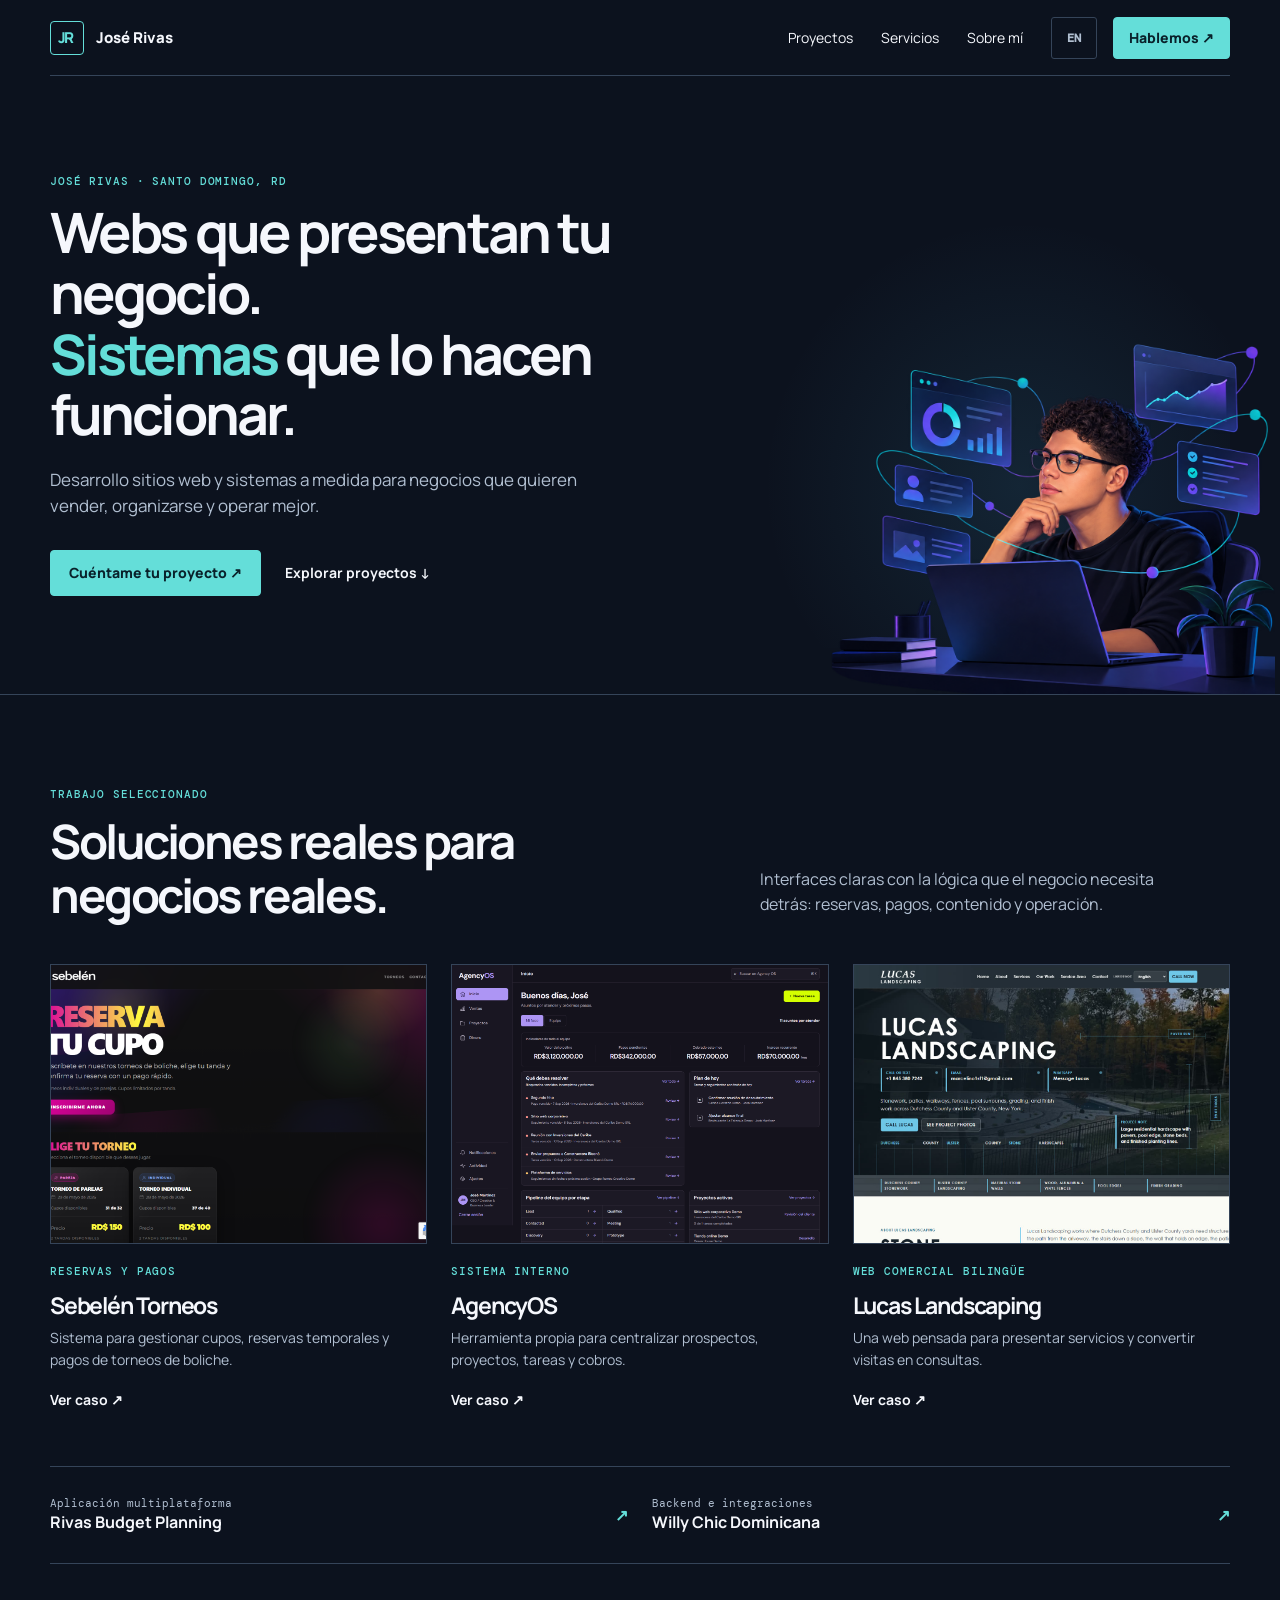
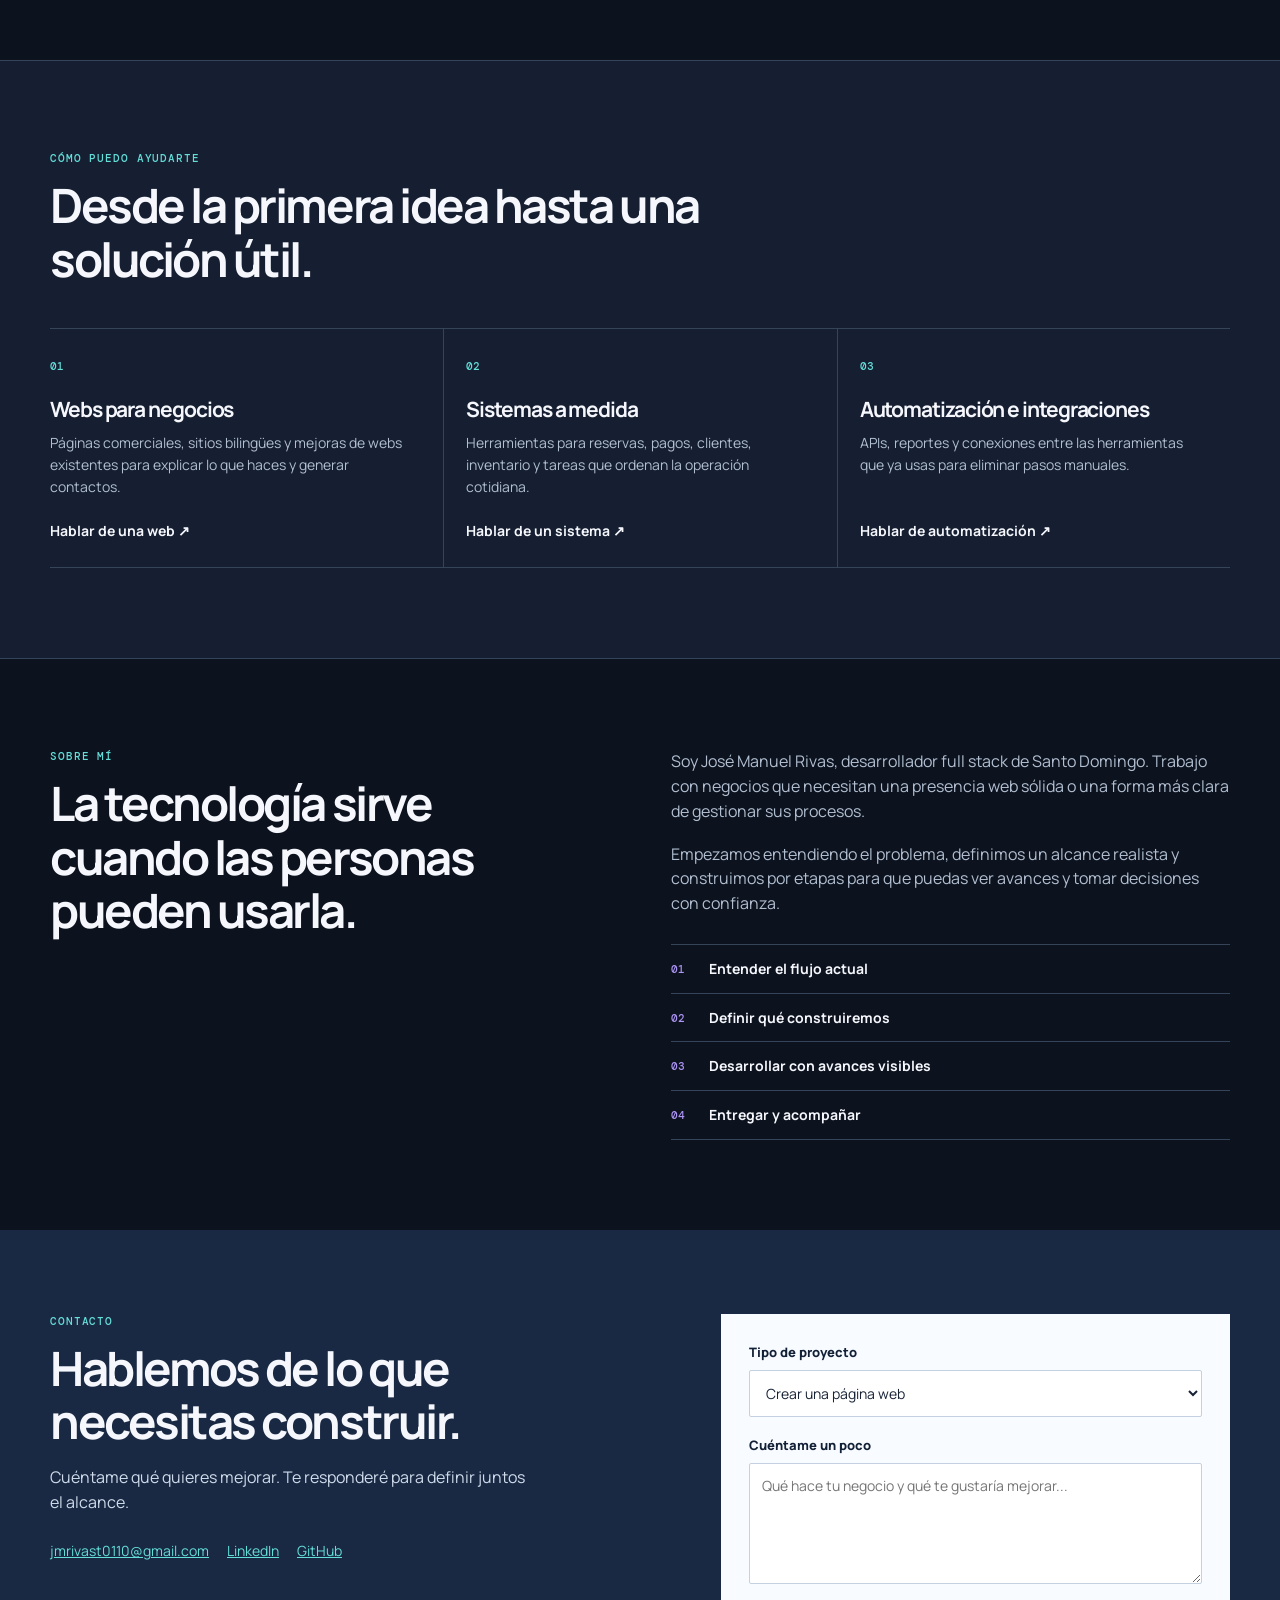
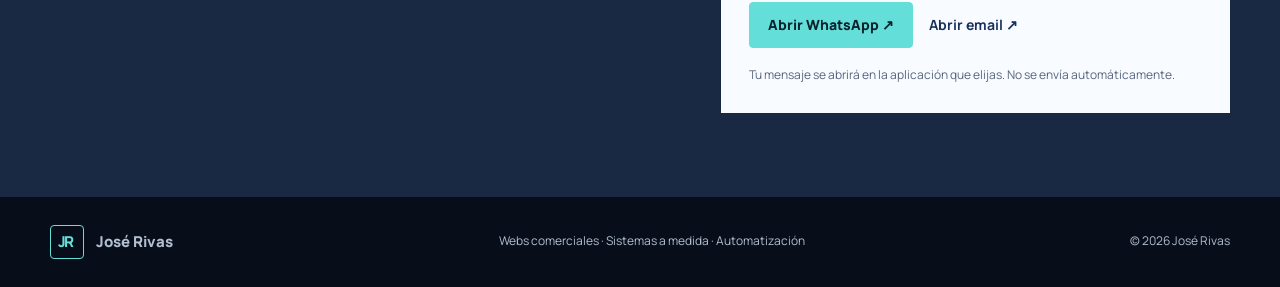
<file: index.html>
<!doctype html>
<html lang="es">
<head>
  <meta charset="utf-8">
  <meta name="viewport" content="width=device-width, initial-scale=1">
  <meta name="description" content="José Rivas crea páginas web y sistemas a medida para negocios.">
  <meta property="og:title" content="José Rivas | Webs y sistemas para negocios">
  <meta property="og:description" content="Webs que presentan tu negocio. Sistemas que lo hacen funcionar.">
  <meta property="og:type" content="website">
  <meta property="og:image" content="https://jmrivast.github.io/jmrivast-portfolio/assets/jose-rivas-hero-illustration-v2.png">
  <meta property="og:url" content="https://jmrivast.github.io/jmrivast-portfolio/">
  <link rel="canonical" href="https://jmrivast.github.io/jmrivast-portfolio/">
  <link rel="icon" href="assets/favicon.svg" type="image/svg+xml">
  <link rel="preconnect" href="https://fonts.googleapis.com">
  <link rel="preconnect" href="https://fonts.gstatic.com" crossorigin>
  <link href="https://fonts.googleapis.com/css2?family=DM+Mono:wght@400;500&family=Manrope:wght@400;500;600;700;800&display=swap" rel="stylesheet">
  <link rel="stylesheet" href="assets/site.css">
  <title>José Rivas | Webs y sistemas para negocios</title>
</head>
<body>
  <a class="skip" href="#contenido" data-en="Skip to content">Saltar al contenido</a>
  <header class="header">
    <a class="brand" href="#inicio" aria-label="Inicio de José Rivas"><span class="brand-mark">JR</span><span>José Rivas</span></a>
    <button class="menu" type="button" aria-label="Abrir menú" aria-expanded="false" aria-controls="main-nav"><span></span><span></span></button>
    <nav id="main-nav" aria-label="Navegación principal">
      <a href="#proyectos" data-en="Projects">Proyectos</a>
      <a href="#servicios" data-en="Services">Servicios</a>
      <a href="#sobre-mi" data-en="About">Sobre mí</a>
      <a class="mobile-contact" href="#contacto" data-en="Contact">Contacto</a>
    </nav>
    <div class="header-actions">
      <button class="lang" type="button" aria-label="Switch to English">EN</button>
      <a class="button small" href="#contacto" data-en="Let's talk ↗">Hablemos ↗</a>
    </div>
  </header>
  <main id="contenido">
    <section class="hero" id="inicio">
      <div class="wrap hero-grid">
        <div class="hero-copy">
          <p class="eyebrow" data-en="José Rivas · Santo Domingo, DR">José Rivas · Santo Domingo, RD</p>
          <h1 data-en-html="Websites that show what you do.<br> <em>Systems</em> that keep it running.">Webs que presentan tu negocio.<br> <em>Sistemas</em> que lo hacen funcionar.</h1>
          <p class="lede" data-en="I build websites and custom systems for businesses ready to sell, organize their work, and run better.">Desarrollo sitios web y sistemas a medida para negocios que quieren vender, organizarse y operar mejor.</p>
          <div class="actions">
            <a class="button" href="#contacto" data-en="Tell me about your project ↗">Cuéntame tu proyecto ↗</a>
            <a class="text-link" href="#proyectos" data-en="Explore projects ↓">Explorar proyectos ↓</a>
          </div>
        </div>
        <div class="hero-art"><img src="assets/jose-rivas-hero-illustration-v2.png" alt="Ilustración de José trabajando con interfaces conectadas" width="1536" height="1024" fetchpriority="high"></div>
      </div>
    </section>
    <section class="projects" id="proyectos">
      <div class="wrap">
        <div class="section-intro">
          <div><p class="eyebrow" data-en="Selected work">Trabajo seleccionado</p><h2 data-en="Real solutions for real businesses.">Soluciones reales para negocios reales.</h2></div>
          <p data-en="Clear interfaces backed by the logic your business needs: reservations, payments, content, and daily operations.">Interfaces claras con la lógica que el negocio necesita detrás: reservas, pagos, contenido y operación.</p>
        </div>
        <div class="featured">
          <article class="project">
            <a class="shot" href="proyectos/sebelen/" aria-label="Ver caso Sebelén Torneos"><img src="assets/sebelen-torneos-screenshot.png" alt="Captura real de Sebelén Torneos" width="1440" height="900" loading="lazy"></a>
            <p class="project-type" data-en="Reservations and payments">Reservas y pagos</p><h3>Sebelén Torneos</h3>
            <p data-en="A system for tournament availability, temporary reservations, and payments.">Sistema para gestionar cupos, reservas temporales y pagos de torneos de boliche.</p>
            <a class="text-link" href="proyectos/sebelen/" data-en="View case ↗">Ver caso ↗</a>
          </article>
          <article class="project">
            <a class="shot" href="proyectos/agencyos/" aria-label="Ver caso AgencyOS"><img src="assets/agency-os-desktop.png" alt="Panel real de AgencyOS con datos de demostración" width="1440" height="1241" loading="lazy"></a>
            <p class="project-type" data-en="Internal system">Sistema interno</p><h3>AgencyOS</h3>
            <p data-en="A tool to bring prospects, projects, tasks, and billing into one place.">Herramienta propia para centralizar prospectos, proyectos, tareas y cobros.</p>
            <a class="text-link" href="proyectos/agencyos/" data-en="View case ↗">Ver caso ↗</a>
          </article>
          <article class="project">
            <a class="shot" href="proyectos/lucas-landscaping/" aria-label="Ver caso Lucas Landscaping"><img src="assets/lucas-landscaping-screenshot.jpg" alt="Captura real de Lucas Landscaping" width="1440" height="900" loading="lazy"></a>
            <p class="project-type" data-en="Bilingual business website">Web comercial bilingüe</p><h3>Lucas Landscaping</h3>
            <p data-en="A website designed to explain services and turn visitors into inquiries.">Una web pensada para presentar servicios y convertir visitas en consultas.</p>
            <a class="text-link" href="proyectos/lucas-landscaping/" data-en="View case ↗">Ver caso ↗</a>
          </article>
        </div>
        <div class="secondary-projects">
          <a href="proyectos/rivas-budget-planning/"><span data-en="Cross-platform app">Aplicación multiplataforma</span><strong>Rivas Budget Planning</strong><b>↗</b></a>
          <a href="proyectos/willy-chic/"><span data-en="Backend and integrations">Backend e integraciones</span><strong>Willy Chic Dominicana</strong><b>↗</b></a>
        </div>
      </div>
    </section>
    <section class="services" id="servicios"><div class="wrap">
      <p class="eyebrow" data-en="How I can help">Cómo puedo ayudarte</p><h2 data-en="From the first idea to a useful solution.">Desde la primera idea hasta una solución útil.</h2>
      <div class="service-list">
        <article><span>01</span><h3 data-en="Websites for businesses">Webs para negocios</h3><p data-en="Business sites, bilingual pages, and improvements to existing websites that clearly explain your offer and invite inquiries.">Páginas comerciales, sitios bilingües y mejoras de webs existentes para explicar lo que haces y generar contactos.</p><a href="#contacto" data-project="web" data-en="Discuss a website ↗">Hablar de una web ↗</a></article>
        <article><span>02</span><h3 data-en="Custom systems">Sistemas a medida</h3><p data-en="Tools for reservations, payments, clients, inventory, and the work that keeps your business moving.">Herramientas para reservas, pagos, clientes, inventario y tareas que ordenan la operación cotidiana.</p><a href="#contacto" data-project="system" data-en="Discuss a system ↗">Hablar de un sistema ↗</a></article>
        <article><span>03</span><h3 data-en="Automation and integrations">Automatización e integraciones</h3><p data-en="APIs, reports, and connections between the tools you already use to remove manual steps.">APIs, reportes y conexiones entre las herramientas que ya usas para eliminar pasos manuales.</p><a href="#contacto" data-project="automation" data-en="Discuss automation ↗">Hablar de automatización ↗</a></article>
      </div>
    </div></section>
    <section class="about" id="sobre-mi"><div class="wrap about-grid">
      <div><p class="eyebrow" data-en="About me">Sobre mí</p><h2 data-en="Technology matters when people can use it.">La tecnología sirve cuando las personas pueden usarla.</h2></div>
      <div><p data-en="I'm José Manuel Rivas, a full-stack developer in Santo Domingo. I work with businesses that need a strong web presence or a clearer way to run their operations.">Soy José Manuel Rivas, desarrollador full stack de Santo Domingo. Trabajo con negocios que necesitan una presencia web sólida o una forma más clara de gestionar sus procesos.</p><p data-en="We start by understanding the problem, agree on a realistic scope, and build in stages so you can see progress and make decisions with confidence.">Empezamos entendiendo el problema, definimos un alcance realista y construimos por etapas para que puedas ver avances y tomar decisiones con confianza.</p>
        <ol class="process"><li data-en="Understand the current workflow">Entender el flujo actual</li><li data-en="Define what we will build">Definir qué construiremos</li><li data-en="Build with visible progress">Desarrollar con avances visibles</li><li data-en="Deliver and support">Entregar y acompañar</li></ol>
      </div>
    </div></section>
    <section class="contact" id="contacto"><div class="wrap contact-grid">
      <div><p class="eyebrow" data-en="Contact">Contacto</p><h2 data-en="Let's talk about what you need to build.">Hablemos de lo que necesitas construir.</h2><p data-en="Tell me what you want to improve. I'll reply so we can define the scope together.">Cuéntame qué quieres mejorar. Te responderé para definir juntos el alcance.</p><div class="contact-direct"><a href="mailto:jmrivast0110@gmail.com">jmrivast0110@gmail.com</a><a href="https://www.linkedin.com/in/jmrivast0110" target="_blank" rel="noopener noreferrer">LinkedIn</a><a href="https://github.com/jmrivast" target="_blank" rel="noopener noreferrer">GitHub</a></div></div>
      <div class="contact-form"><label for="projectType" data-en="Project type">Tipo de proyecto</label><select id="projectType"><option value="new-web" data-en="Build a new website">Crear una página web</option><option value="improve-web" data-en="Improve an existing website">Mejorar una web existente</option><option value="system" data-en="Build a custom system">Crear un sistema a medida</option><option value="automation" data-en="Automation or integration">Automatización o integración</option><option value="other" data-en="Something else">Otro</option></select><label for="messageText" data-en="Tell me a little about it">Cuéntame un poco</label><textarea id="messageText" rows="5" placeholder="Qué hace tu negocio y qué te gustaría mejorar..."></textarea><div class="form-actions"><a class="button" id="whatsappLink" target="_blank" rel="noopener noreferrer" data-en="Open WhatsApp ↗">Abrir WhatsApp ↗</a><a class="text-link" id="emailLink" data-en="Open email ↗">Abrir email ↗</a></div><small data-en="Your message opens in the app you choose. Nothing is sent automatically.">Tu mensaje se abrirá en la aplicación que elijas. No se envía automáticamente.</small></div>
    </div></section>
  </main>
  <footer><div class="wrap"><a class="brand" href="#inicio"><span class="brand-mark">JR</span><span>José Rivas</span></a><p data-en="Business websites · Custom systems · Automation">Webs comerciales · Sistemas a medida · Automatización</p><p>© <span id="year"></span> José Rivas</p></div></footer>
  <script src="assets/site.js"></script>
</body>
</html>
</file>
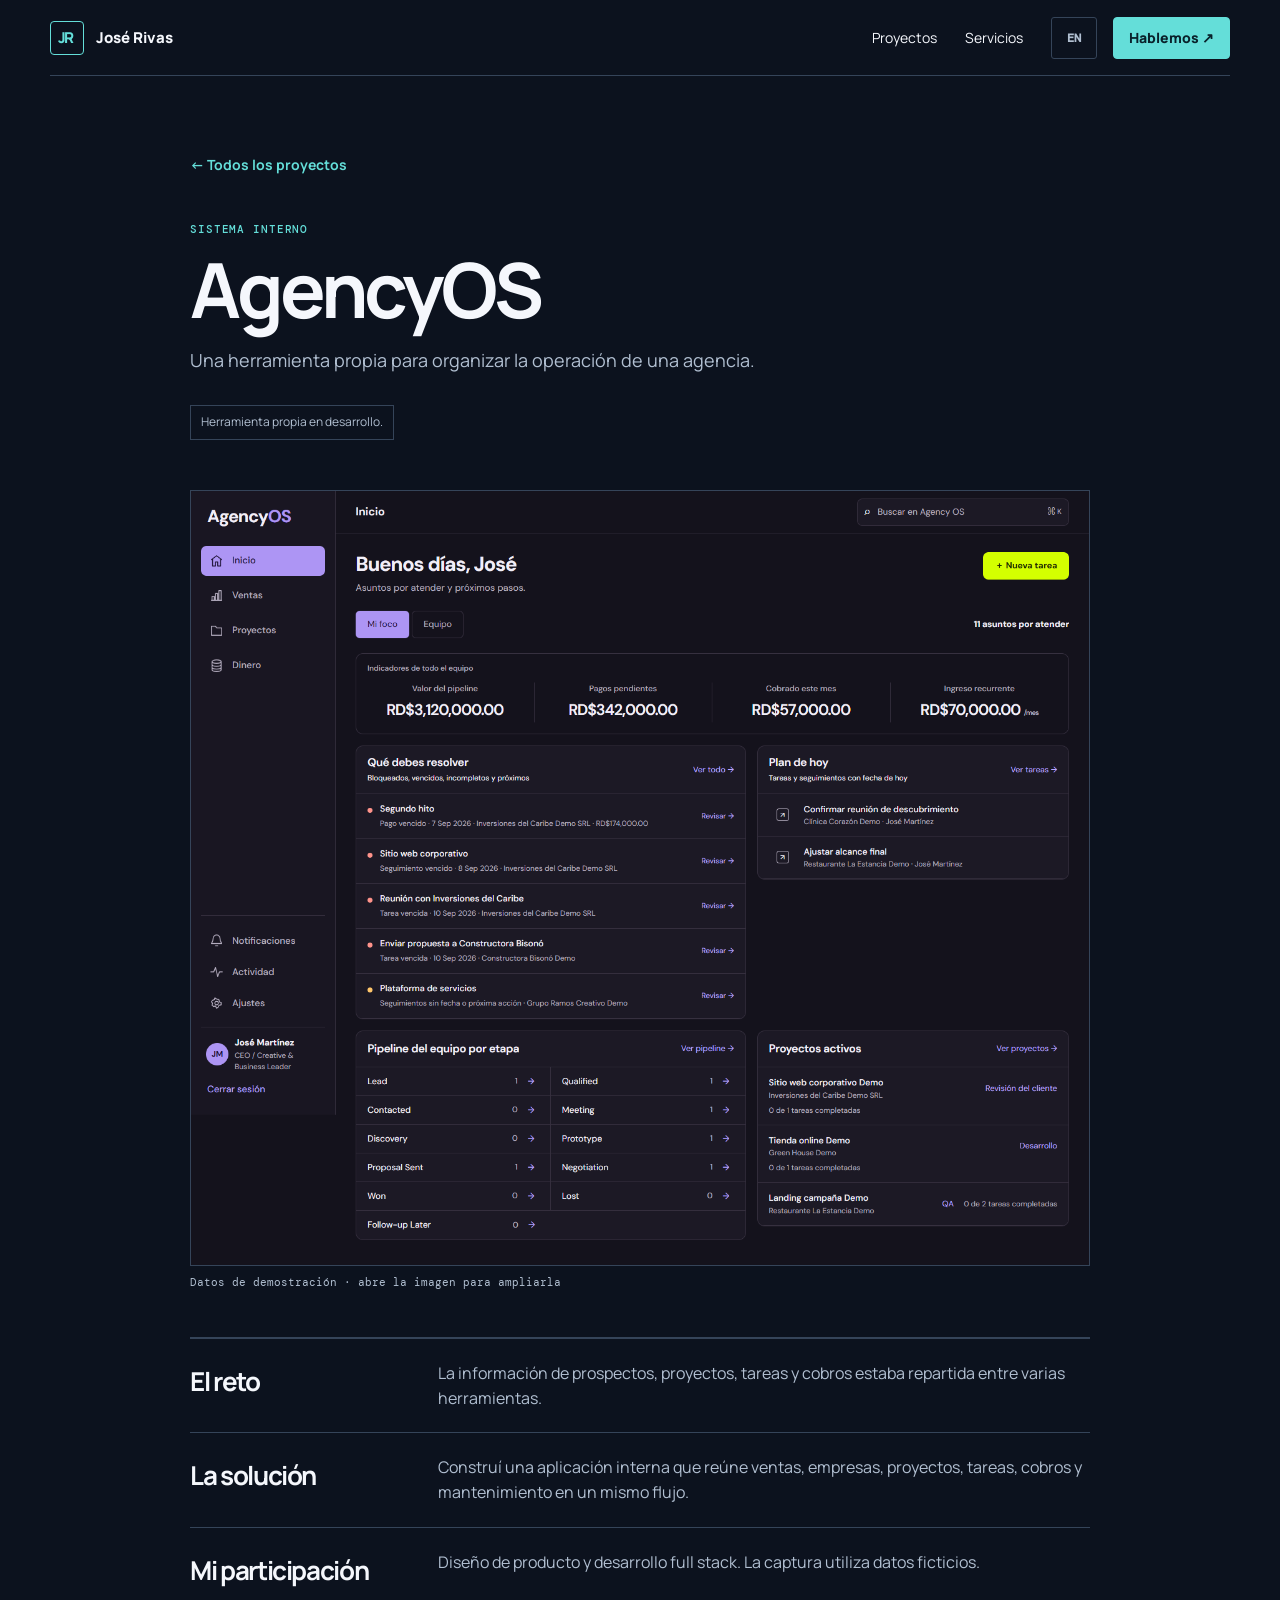
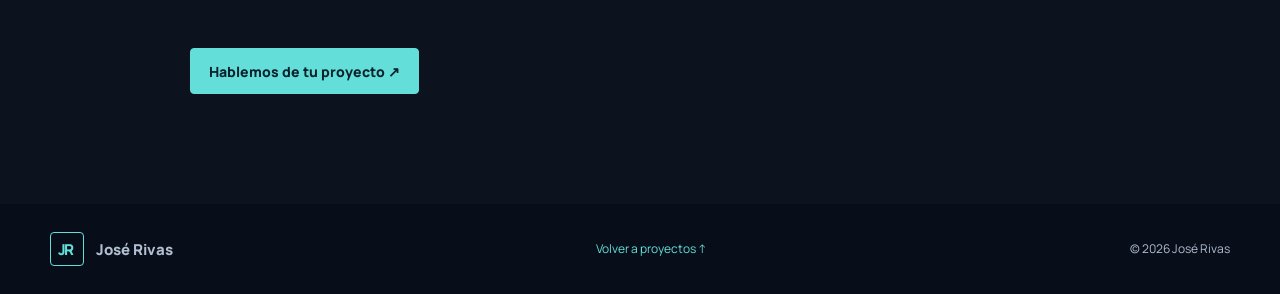
<file: proyectos/agencyos/index.html>
<!doctype html>
<html lang="es">
<head>
  <meta charset="utf-8"><meta name="viewport" content="width=device-width, initial-scale=1">
  <meta name="description" content="Una herramienta propia para organizar la operación de una agencia.">
  <title>AgencyOS | José Rivas</title>
  <link rel="icon" href="../../assets/favicon.svg" type="image/svg+xml">
  <link rel="preconnect" href="https://fonts.googleapis.com"><link rel="preconnect" href="https://fonts.gstatic.com" crossorigin>
  <link href="https://fonts.googleapis.com/css2?family=DM+Mono:wght@400;500&family=Manrope:wght@400;500;600;700;800&display=swap" rel="stylesheet">
  <link rel="stylesheet" href="../../assets/site.css">
</head>
<body>
  <a class="skip" href="#contenido" data-en="Skip to content">Saltar al contenido</a>
  <header class="header"><a class="brand" href="../../"><span class="brand-mark">JR</span><span>José Rivas</span></a>
    <button class="menu" type="button" aria-label="Abrir menú" aria-expanded="false" aria-controls="main-nav"><span></span><span></span></button>
    <nav id="main-nav" aria-label="Navegación principal"><a href="../../#proyectos" data-en="Projects">Proyectos</a><a href="../../#servicios" data-en="Services">Servicios</a><a class="mobile-contact" href="../../#contacto" data-en="Contact">Contacto</a></nav>
    <div class="header-actions"><button class="lang" type="button" aria-label="Switch to English">EN</button><a class="button small" href="../../#contacto" data-en="Let's talk ↗">Hablemos ↗</a></div>
  </header>
  <main id="contenido" class="case wrap">
    <a class="back-link" href="../../#proyectos" data-en="← All projects">← Todos los proyectos</a>
    <p class="eyebrow" data-en="Internal system">Sistema interno</p>
    <h1>AgencyOS</h1>
    <p class="lede" data-en="An in-house tool for organizing agency operations.">Una herramienta propia para organizar la operación de una agencia.</p>
    <p class="case-status" data-en="In-house tool in development.">Herramienta propia en desarrollo.</p>
    <figure class="case-media"><a href="../../assets/agency-os-desktop.png" target="_blank" rel="noopener noreferrer" aria-label="Ampliar captura de AgencyOS"><img src="../../assets/agency-os-desktop.png" alt="Panel de AgencyOS con datos de demostración" data-en-attr="AgencyOS dashboard with demo data" width="1440" height="1241"></a><figcaption data-en="Demo data · open image to enlarge">Datos de demostración · abre la imagen para ampliarla</figcaption></figure>
    <div class="case-details">
      <section><h2 data-en="The challenge">El reto</h2><p data-en="Prospects, projects, tasks, and billing were spread across several tools.">La información de prospectos, proyectos, tareas y cobros estaba repartida entre varias herramientas.</p></section>
      <section><h2 data-en="The solution">La solución</h2><p data-en="I built an internal application that brings sales, companies, projects, tasks, billing, and maintenance into one workflow.">Construí una aplicación interna que reúne ventas, empresas, proyectos, tareas, cobros y mantenimiento en un mismo flujo.</p></section>
      <section><h2 data-en="My role">Mi participación</h2><p data-en="Product design and full-stack development. The screenshot uses fictional data.">Diseño de producto y desarrollo full stack. La captura utiliza datos ficticios.</p></section>
    </div>
    <div class="case-actions"><a class="button" href="../../#contacto" data-en="Discuss your project ↗">Hablemos de tu proyecto ↗</a></div>
  </main>
  <footer><div class="wrap"><a class="brand" href="../../"><span class="brand-mark">JR</span><span>José Rivas</span></a><a href="../../#proyectos" data-en="Back to projects ↑">Volver a proyectos ↑</a><p>© <span id="year"></span> José Rivas</p></div></footer>
  <script src="../../assets/site.js"></script>
</body>
</html>
</file>
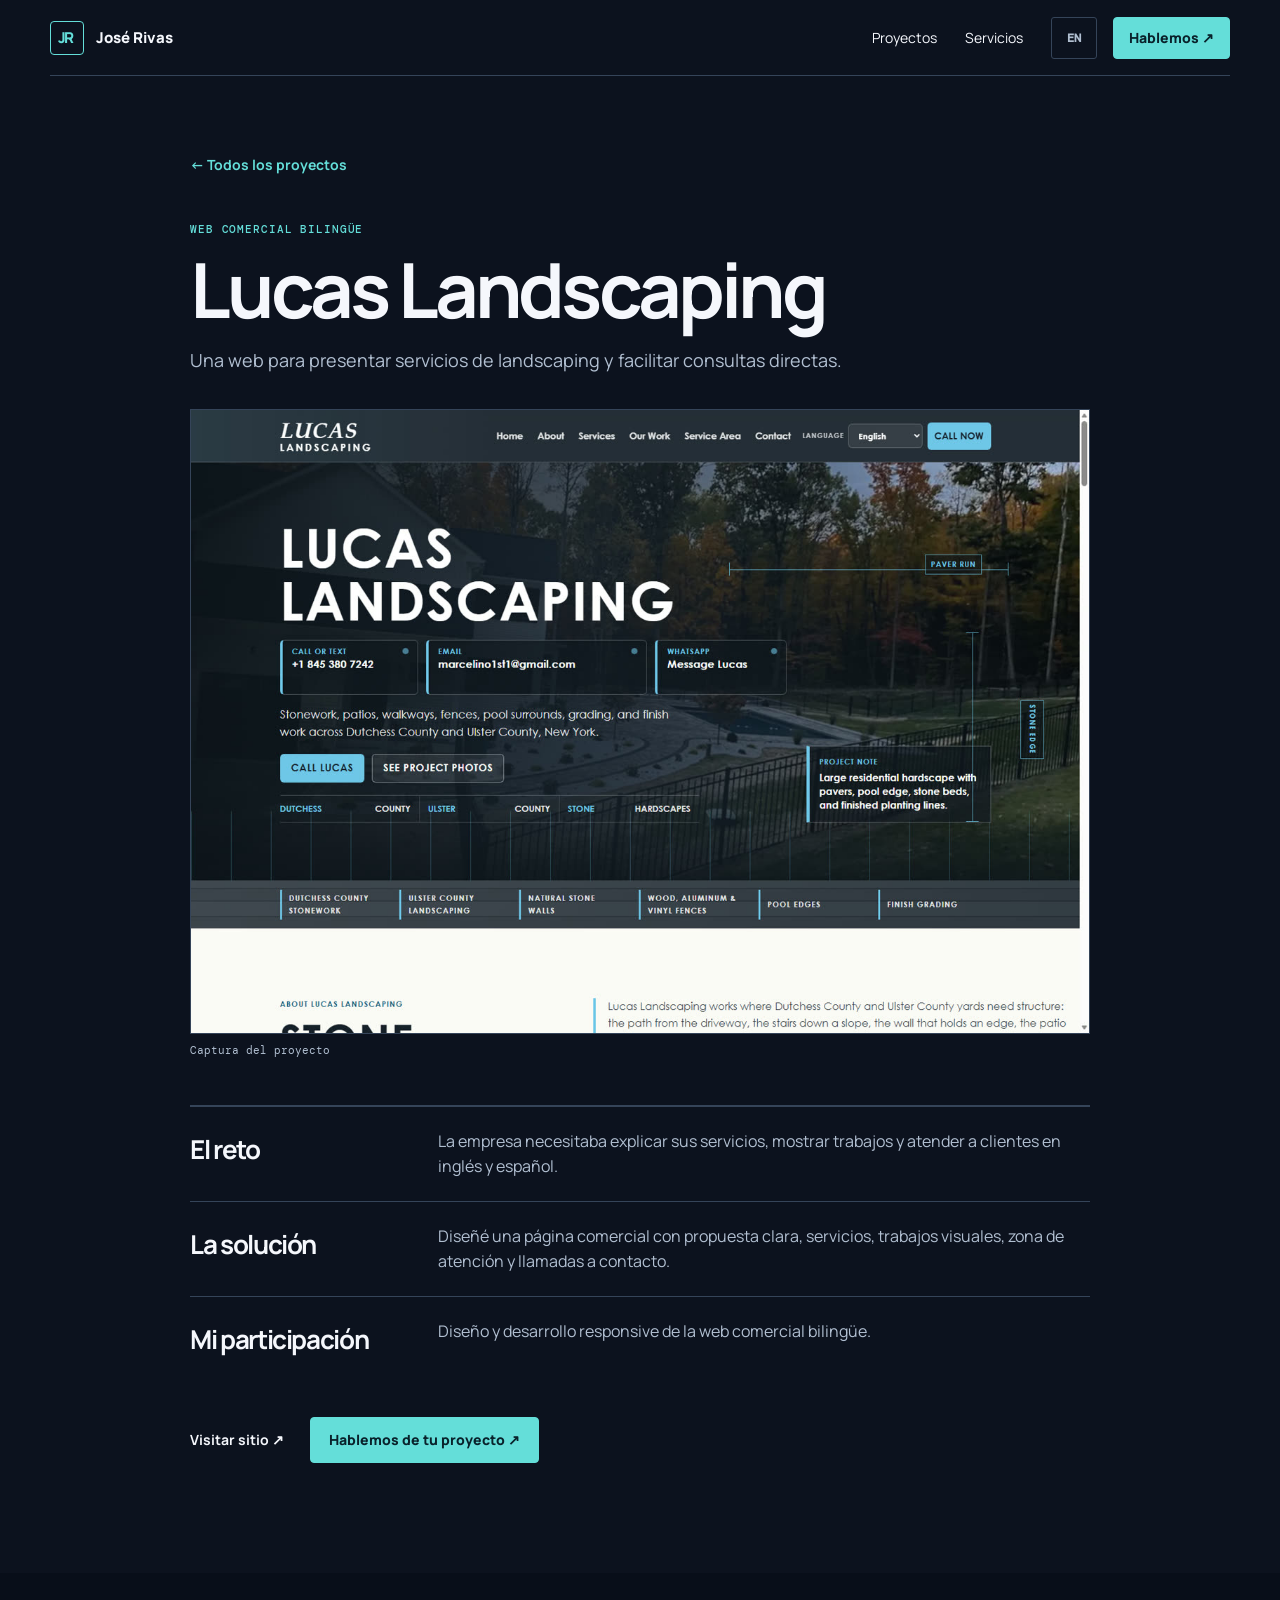
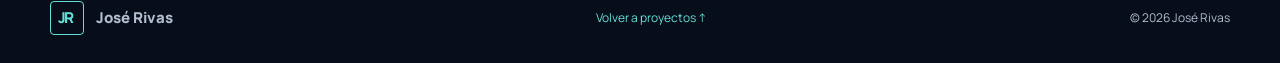
<file: proyectos/lucas-landscaping/index.html>
<!doctype html>
<html lang="es">
<head>
  <meta charset="utf-8"><meta name="viewport" content="width=device-width, initial-scale=1">
  <meta name="description" content="Una web para presentar servicios de landscaping y facilitar consultas directas.">
  <title>Lucas Landscaping | José Rivas</title>
  <link rel="icon" href="../../assets/favicon.svg" type="image/svg+xml">
  <link rel="preconnect" href="https://fonts.googleapis.com"><link rel="preconnect" href="https://fonts.gstatic.com" crossorigin>
  <link href="https://fonts.googleapis.com/css2?family=DM+Mono:wght@400;500&family=Manrope:wght@400;500;600;700;800&display=swap" rel="stylesheet">
  <link rel="stylesheet" href="../../assets/site.css">
</head>
<body>
  <a class="skip" href="#contenido" data-en="Skip to content">Saltar al contenido</a>
  <header class="header"><a class="brand" href="../../"><span class="brand-mark">JR</span><span>José Rivas</span></a>
    <button class="menu" type="button" aria-label="Abrir menú" aria-expanded="false" aria-controls="main-nav"><span></span><span></span></button>
    <nav id="main-nav" aria-label="Navegación principal"><a href="../../#proyectos" data-en="Projects">Proyectos</a><a href="../../#servicios" data-en="Services">Servicios</a><a class="mobile-contact" href="../../#contacto" data-en="Contact">Contacto</a></nav>
    <div class="header-actions"><button class="lang" type="button" aria-label="Switch to English">EN</button><a class="button small" href="../../#contacto" data-en="Let's talk ↗">Hablemos ↗</a></div>
  </header>
  <main id="contenido" class="case wrap">
    <a class="back-link" href="../../#proyectos" data-en="← All projects">← Todos los proyectos</a>
    <p class="eyebrow" data-en="Bilingual business website">Web comercial bilingüe</p>
    <h1>Lucas Landscaping</h1>
    <p class="lede" data-en="A website that presents landscaping services and makes it easy to inquire.">Una web para presentar servicios de landscaping y facilitar consultas directas.</p>

    <figure class="case-media"><img src="../../assets/lucas-landscaping-screenshot.jpg" alt="Captura real de Lucas Landscaping" data-en-attr="Screenshot of Lucas Landscaping" width="1280" height="888"><figcaption data-en="Screenshot of the project">Captura del proyecto</figcaption></figure>
    <div class="case-details">
      <section><h2 data-en="The challenge">El reto</h2><p data-en="The business needed to explain its services, show completed work, and reach English- and Spanish-speaking clients.">La empresa necesitaba explicar sus servicios, mostrar trabajos y atender a clientes en inglés y español.</p></section>
      <section><h2 data-en="The solution">La solución</h2><p data-en="I designed a business site with a clear offer, services, visual work examples, service area, and contact calls to action.">Diseñé una página comercial con propuesta clara, servicios, trabajos visuales, zona de atención y llamadas a contacto.</p></section>
      <section><h2 data-en="My role">Mi participación</h2><p data-en="Responsive design and development of the bilingual business website.">Diseño y desarrollo responsive de la web comercial bilingüe.</p></section>
    </div>
    <div class="case-actions"><a class="text-link" href="https://www.lucaslandscaping.work" target="_blank" rel="noopener noreferrer" data-en="Visit website ↗">Visitar sitio ↗</a><a class="button" href="../../#contacto" data-en="Discuss your project ↗">Hablemos de tu proyecto ↗</a></div>
  </main>
  <footer><div class="wrap"><a class="brand" href="../../"><span class="brand-mark">JR</span><span>José Rivas</span></a><a href="../../#proyectos" data-en="Back to projects ↑">Volver a proyectos ↑</a><p>© <span id="year"></span> José Rivas</p></div></footer>
  <script src="../../assets/site.js"></script>
</body>
</html>
</file>
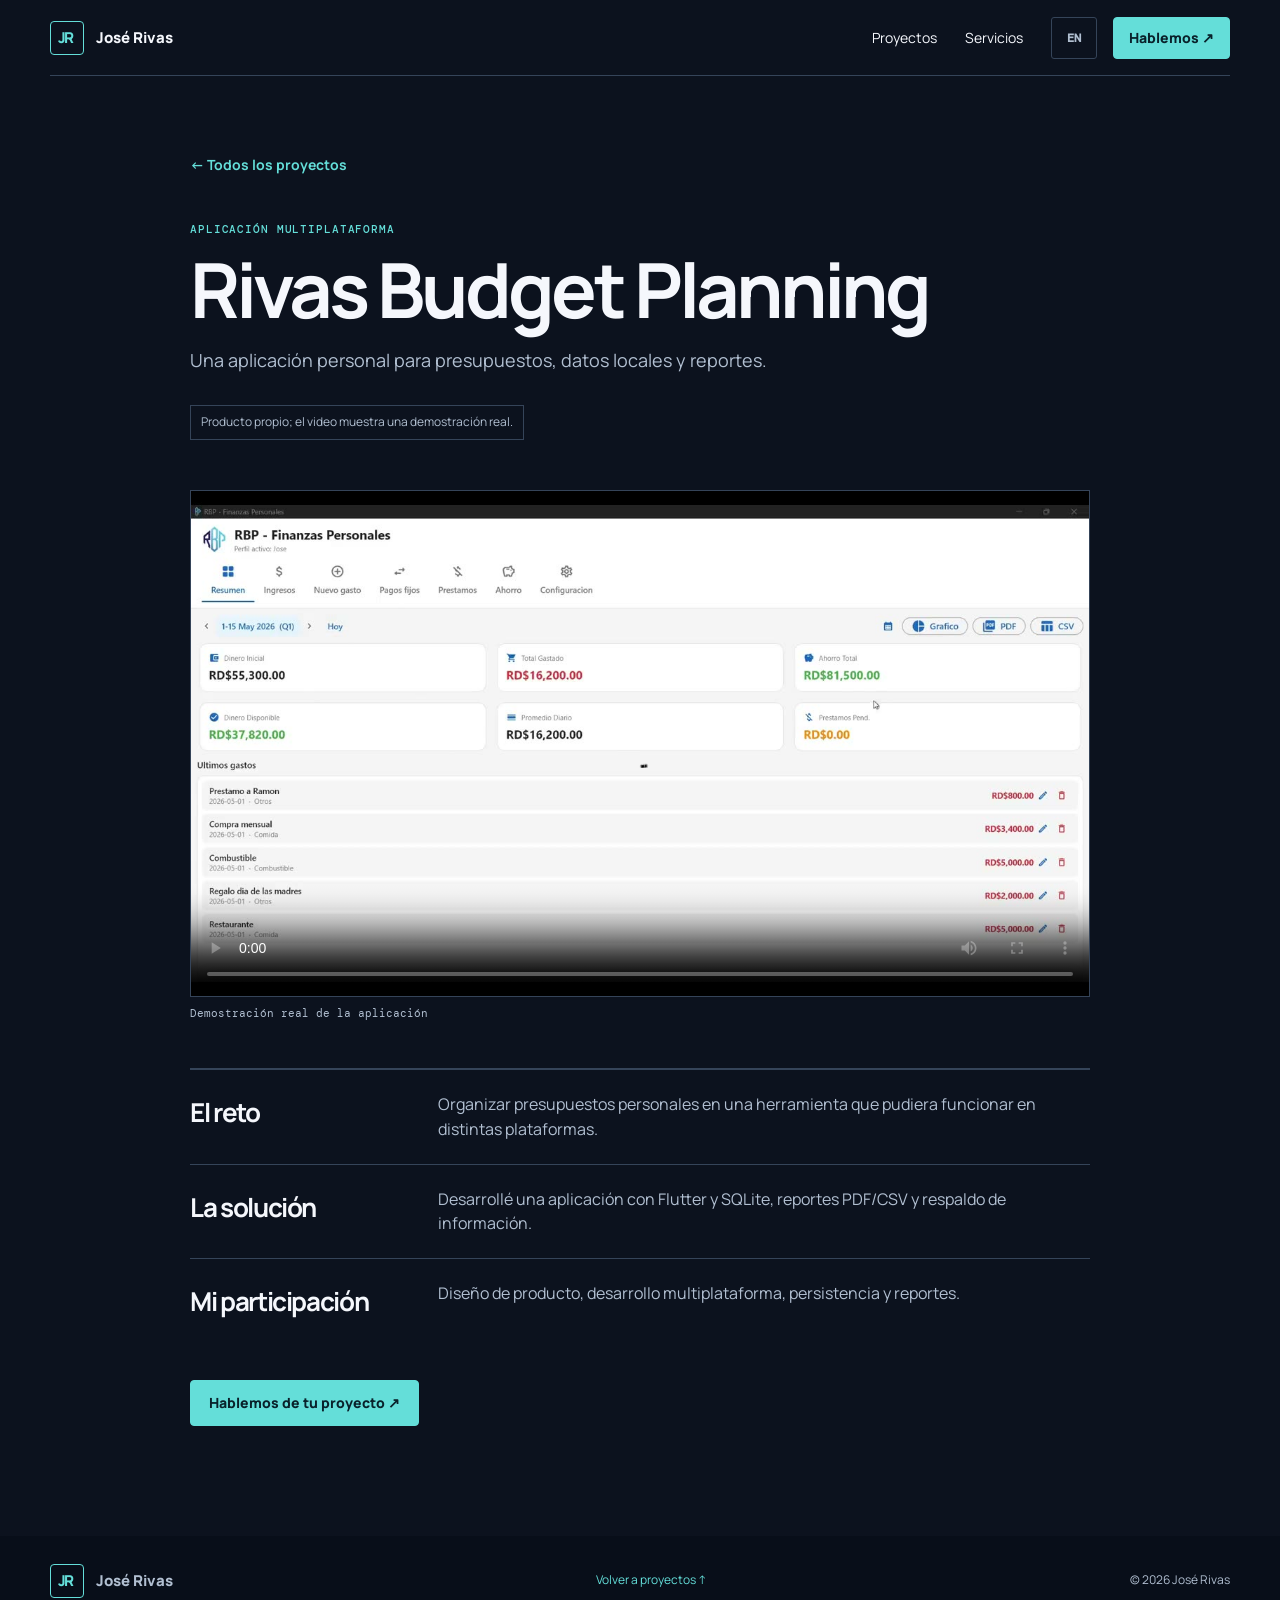
<file: proyectos/rivas-budget-planning/index.html>
<!doctype html>
<html lang="es">
<head>
  <meta charset="utf-8"><meta name="viewport" content="width=device-width, initial-scale=1">
  <meta name="description" content="Una aplicación personal para presupuestos, datos locales y reportes.">
  <title>Rivas Budget Planning | José Rivas</title>
  <link rel="icon" href="../../assets/favicon.svg" type="image/svg+xml">
  <link rel="preconnect" href="https://fonts.googleapis.com"><link rel="preconnect" href="https://fonts.gstatic.com" crossorigin>
  <link href="https://fonts.googleapis.com/css2?family=DM+Mono:wght@400;500&family=Manrope:wght@400;500;600;700;800&display=swap" rel="stylesheet">
  <link rel="stylesheet" href="../../assets/site.css">
</head>
<body>
  <a class="skip" href="#contenido" data-en="Skip to content">Saltar al contenido</a>
  <header class="header"><a class="brand" href="../../"><span class="brand-mark">JR</span><span>José Rivas</span></a>
    <button class="menu" type="button" aria-label="Abrir menú" aria-expanded="false" aria-controls="main-nav"><span></span><span></span></button>
    <nav id="main-nav" aria-label="Navegación principal"><a href="../../#proyectos" data-en="Projects">Proyectos</a><a href="../../#servicios" data-en="Services">Servicios</a><a class="mobile-contact" href="../../#contacto" data-en="Contact">Contacto</a></nav>
    <div class="header-actions"><button class="lang" type="button" aria-label="Switch to English">EN</button><a class="button small" href="../../#contacto" data-en="Let's talk ↗">Hablemos ↗</a></div>
  </header>
  <main id="contenido" class="case wrap">
    <a class="back-link" href="../../#proyectos" data-en="← All projects">← Todos los proyectos</a>
    <p class="eyebrow" data-en="Cross-platform application">Aplicación multiplataforma</p>
    <h1>Rivas Budget Planning</h1>
    <p class="lede" data-en="A personal budgeting app with local data and reports.">Una aplicación personal para presupuestos, datos locales y reportes.</p>
    <p class="case-status" data-en="Independent product; the video shows a real demonstration.">Producto propio; el video muestra una demostración real.</p>
    <figure class="case-media"><video controls preload="metadata" playsinline poster="../../assets/rbp-demo-poster.jpg"><source src="../../assets/rbp-demo.mp4" type="video/mp4">Tu navegador no admite este video.</video><figcaption data-en="Real application demo">Demostración real de la aplicación</figcaption></figure>
    <div class="case-details">
      <section><h2 data-en="The challenge">El reto</h2><p data-en="Organize personal budgets in a tool that could work across platforms.">Organizar presupuestos personales en una herramienta que pudiera funcionar en distintas plataformas.</p></section>
      <section><h2 data-en="The solution">La solución</h2><p data-en="I built an application with Flutter and SQLite, PDF/CSV reports, and data backup.">Desarrollé una aplicación con Flutter y SQLite, reportes PDF/CSV y respaldo de información.</p></section>
      <section><h2 data-en="My role">Mi participación</h2><p data-en="Product design, cross-platform development, persistence, and reports.">Diseño de producto, desarrollo multiplataforma, persistencia y reportes.</p></section>
    </div>
    <div class="case-actions"><a class="button" href="../../#contacto" data-en="Discuss your project ↗">Hablemos de tu proyecto ↗</a></div>
  </main>
  <footer><div class="wrap"><a class="brand" href="../../"><span class="brand-mark">JR</span><span>José Rivas</span></a><a href="../../#proyectos" data-en="Back to projects ↑">Volver a proyectos ↑</a><p>© <span id="year"></span> José Rivas</p></div></footer>
  <script src="../../assets/site.js"></script>
</body>
</html>
</file>
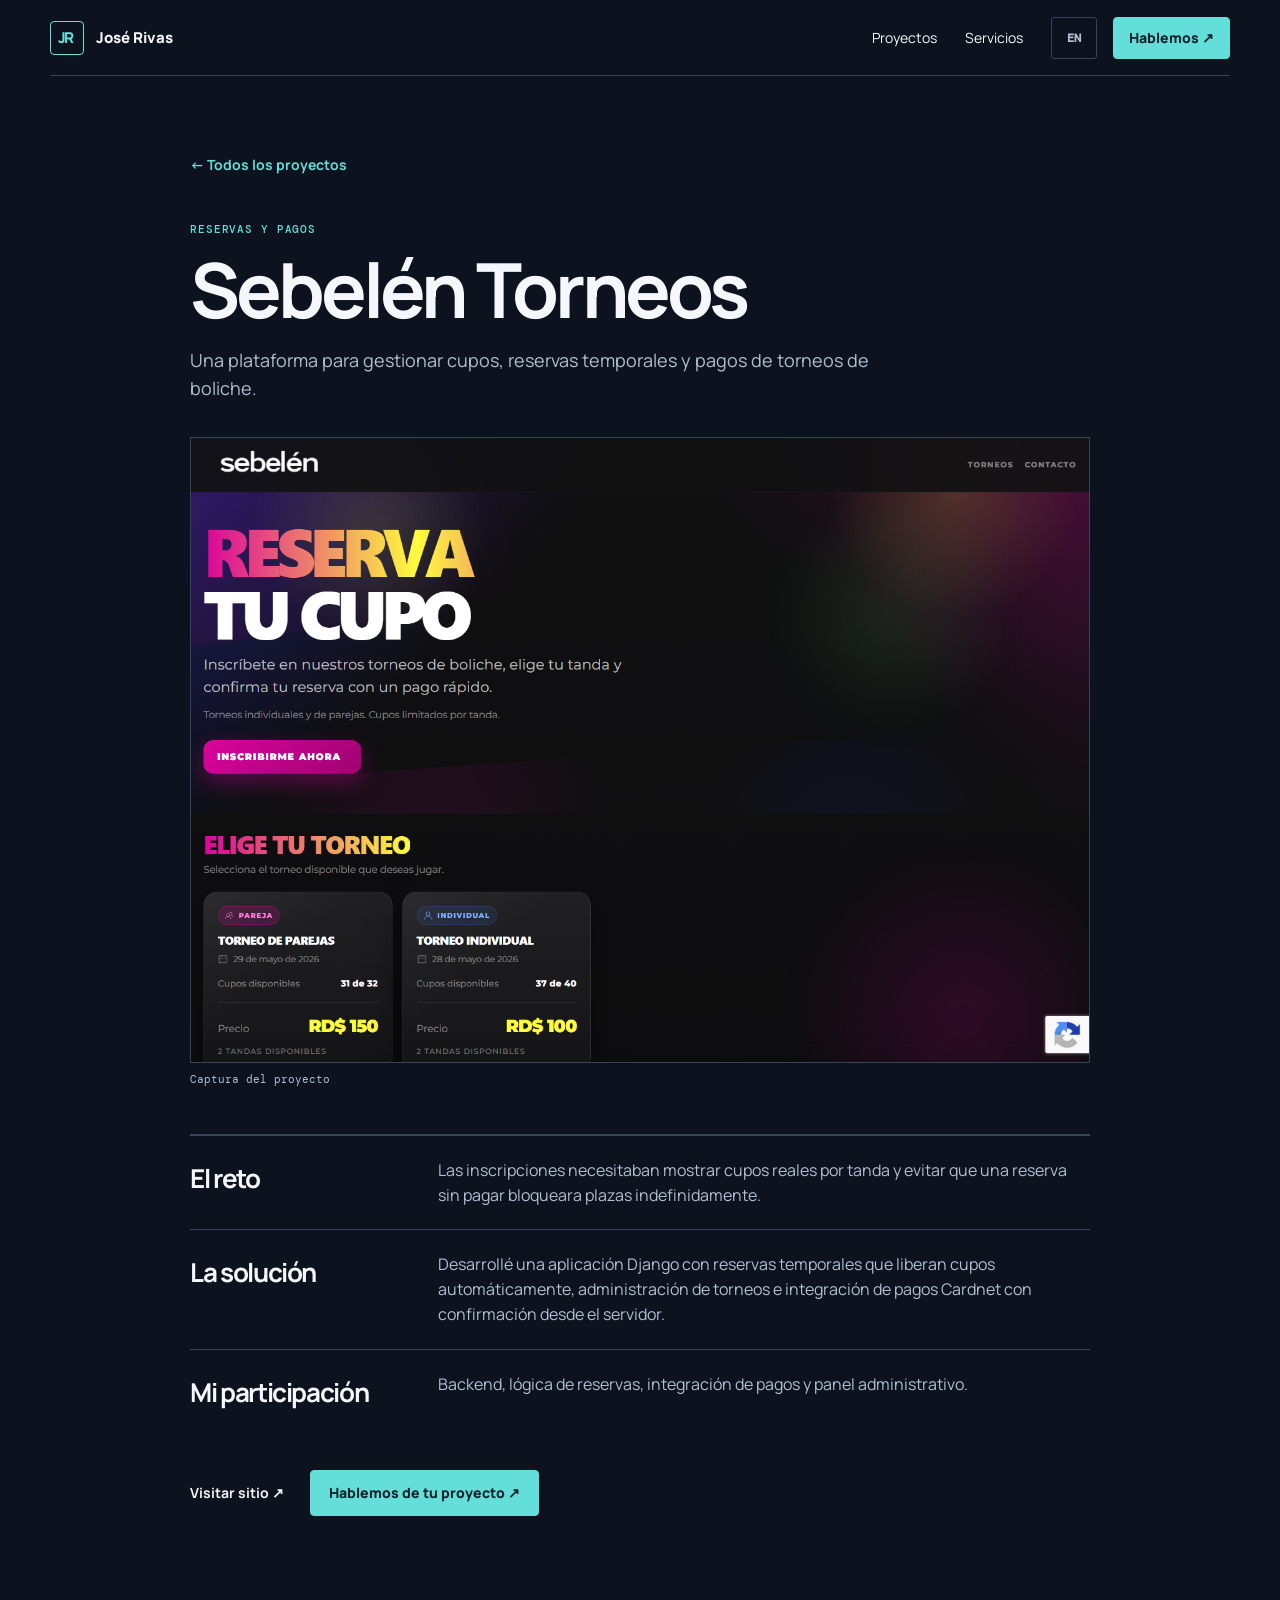
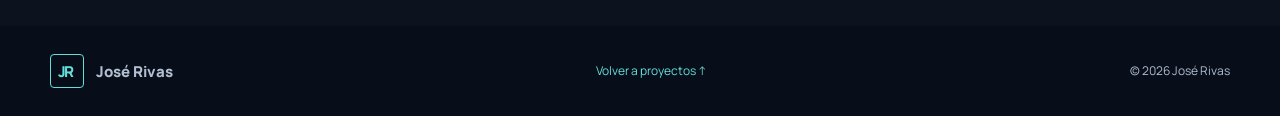
<file: proyectos/sebelen/index.html>
<!doctype html>
<html lang="es">
<head>
  <meta charset="utf-8"><meta name="viewport" content="width=device-width, initial-scale=1">
  <meta name="description" content="Una plataforma para gestionar cupos, reservas temporales y pagos de torneos de boliche.">
  <title>Sebelén Torneos | José Rivas</title>
  <link rel="icon" href="../../assets/favicon.svg" type="image/svg+xml">
  <link rel="preconnect" href="https://fonts.googleapis.com"><link rel="preconnect" href="https://fonts.gstatic.com" crossorigin>
  <link href="https://fonts.googleapis.com/css2?family=DM+Mono:wght@400;500&family=Manrope:wght@400;500;600;700;800&display=swap" rel="stylesheet">
  <link rel="stylesheet" href="../../assets/site.css">
</head>
<body>
  <a class="skip" href="#contenido" data-en="Skip to content">Saltar al contenido</a>
  <header class="header"><a class="brand" href="../../"><span class="brand-mark">JR</span><span>José Rivas</span></a>
    <button class="menu" type="button" aria-label="Abrir menú" aria-expanded="false" aria-controls="main-nav"><span></span><span></span></button>
    <nav id="main-nav" aria-label="Navegación principal"><a href="../../#proyectos" data-en="Projects">Proyectos</a><a href="../../#servicios" data-en="Services">Servicios</a><a class="mobile-contact" href="../../#contacto" data-en="Contact">Contacto</a></nav>
    <div class="header-actions"><button class="lang" type="button" aria-label="Switch to English">EN</button><a class="button small" href="../../#contacto" data-en="Let's talk ↗">Hablemos ↗</a></div>
  </header>
  <main id="contenido" class="case wrap">
    <a class="back-link" href="../../#proyectos" data-en="← All projects">← Todos los proyectos</a>
    <p class="eyebrow" data-en="Reservations and payments">Reservas y pagos</p>
    <h1>Sebelén Torneos</h1>
    <p class="lede" data-en="A platform for tournament availability, temporary reservations, and online payments.">Una plataforma para gestionar cupos, reservas temporales y pagos de torneos de boliche.</p>

    <figure class="case-media"><img src="../../assets/sebelen-torneos-screenshot.png" alt="Captura real de Sebelén Torneos" data-en-attr="Screenshot of Sebelén Torneos" width="1440" height="1000"><figcaption data-en="Screenshot of the project">Captura del proyecto</figcaption></figure>
    <div class="case-details">
      <section><h2 data-en="The challenge">El reto</h2><p data-en="Registration needed to show real availability per session and prevent unpaid reservations from blocking spaces indefinitely.">Las inscripciones necesitaban mostrar cupos reales por tanda y evitar que una reserva sin pagar bloqueara plazas indefinidamente.</p></section>
      <section><h2 data-en="The solution">La solución</h2><p data-en="I built a Django application with temporary reservations that release spaces automatically, tournament administration, and Cardnet payments confirmed by the server.">Desarrollé una aplicación Django con reservas temporales que liberan cupos automáticamente, administración de torneos e integración de pagos Cardnet con confirmación desde el servidor.</p></section>
      <section><h2 data-en="My role">Mi participación</h2><p data-en="Backend, reservation logic, payment integration, and administration panel.">Backend, lógica de reservas, integración de pagos y panel administrativo.</p></section>
    </div>
    <div class="case-actions"><a class="text-link" href="https://www.sebelentorneos.com" target="_blank" rel="noopener noreferrer" data-en="Visit website ↗">Visitar sitio ↗</a><a class="button" href="../../#contacto" data-en="Discuss your project ↗">Hablemos de tu proyecto ↗</a></div>
  </main>
  <footer><div class="wrap"><a class="brand" href="../../"><span class="brand-mark">JR</span><span>José Rivas</span></a><a href="../../#proyectos" data-en="Back to projects ↑">Volver a proyectos ↑</a><p>© <span id="year"></span> José Rivas</p></div></footer>
  <script src="../../assets/site.js"></script>
</body>
</html>
</file>
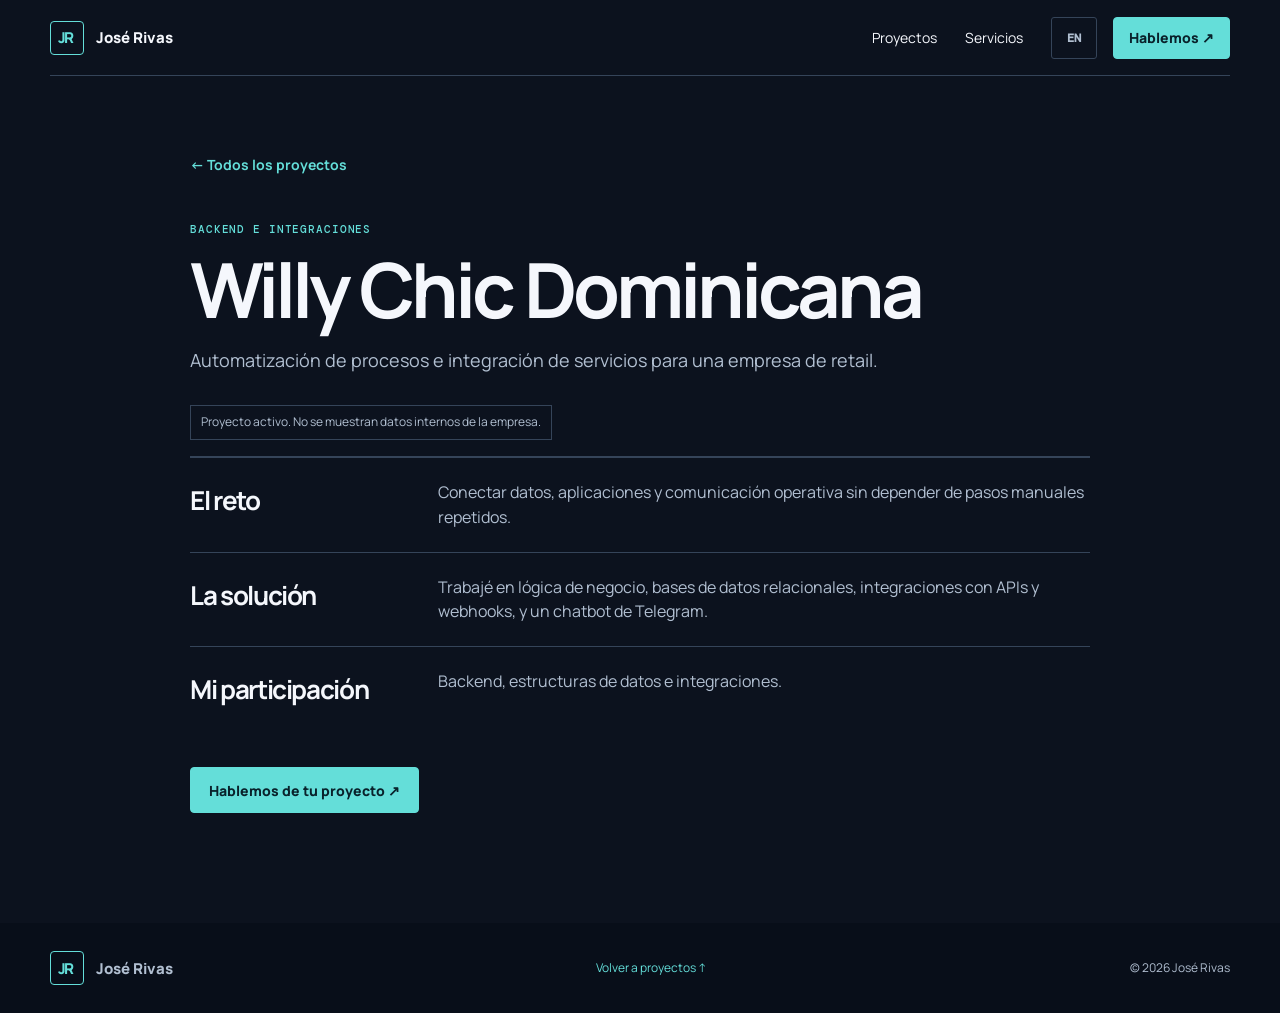
<file: proyectos/willy-chic/index.html>
<!doctype html>
<html lang="es">
<head>
  <meta charset="utf-8"><meta name="viewport" content="width=device-width, initial-scale=1">
  <meta name="description" content="Automatización de procesos e integración de servicios para una empresa de retail.">
  <title>Willy Chic Dominicana | José Rivas</title>
  <link rel="icon" href="../../assets/favicon.svg" type="image/svg+xml">
  <link rel="preconnect" href="https://fonts.googleapis.com"><link rel="preconnect" href="https://fonts.gstatic.com" crossorigin>
  <link href="https://fonts.googleapis.com/css2?family=DM+Mono:wght@400;500&family=Manrope:wght@400;500;600;700;800&display=swap" rel="stylesheet">
  <link rel="stylesheet" href="../../assets/site.css">
</head>
<body>
  <a class="skip" href="#contenido" data-en="Skip to content">Saltar al contenido</a>
  <header class="header"><a class="brand" href="../../"><span class="brand-mark">JR</span><span>José Rivas</span></a>
    <button class="menu" type="button" aria-label="Abrir menú" aria-expanded="false" aria-controls="main-nav"><span></span><span></span></button>
    <nav id="main-nav" aria-label="Navegación principal"><a href="../../#proyectos" data-en="Projects">Proyectos</a><a href="../../#servicios" data-en="Services">Servicios</a><a class="mobile-contact" href="../../#contacto" data-en="Contact">Contacto</a></nav>
    <div class="header-actions"><button class="lang" type="button" aria-label="Switch to English">EN</button><a class="button small" href="../../#contacto" data-en="Let's talk ↗">Hablemos ↗</a></div>
  </header>
  <main id="contenido" class="case wrap">
    <a class="back-link" href="../../#proyectos" data-en="← All projects">← Todos los proyectos</a>
    <p class="eyebrow" data-en="Backend and integrations">Backend e integraciones</p>
    <h1>Willy Chic Dominicana</h1>
    <p class="lede" data-en="Process automation and service integrations for a retail business.">Automatización de procesos e integración de servicios para una empresa de retail.</p>
    <p class="case-status" data-en="Active project. Internal company data is not shown.">Proyecto activo. No se muestran datos internos de la empresa.</p>

    <div class="case-details">
      <section><h2 data-en="The challenge">El reto</h2><p data-en="Connect data, applications, and operational communication without repeated manual steps.">Conectar datos, aplicaciones y comunicación operativa sin depender de pasos manuales repetidos.</p></section>
      <section><h2 data-en="The solution">La solución</h2><p data-en="I worked on business logic, relational databases, API and webhook integrations, and a Telegram chatbot.">Trabajé en lógica de negocio, bases de datos relacionales, integraciones con APIs y webhooks, y un chatbot de Telegram.</p></section>
      <section><h2 data-en="My role">Mi participación</h2><p data-en="Backend, data structures, and integrations.">Backend, estructuras de datos e integraciones.</p></section>
    </div>
    <div class="case-actions"><a class="button" href="../../#contacto" data-en="Discuss your project ↗">Hablemos de tu proyecto ↗</a></div>
  </main>
  <footer><div class="wrap"><a class="brand" href="../../"><span class="brand-mark">JR</span><span>José Rivas</span></a><a href="../../#proyectos" data-en="Back to projects ↑">Volver a proyectos ↑</a><p>© <span id="year"></span> José Rivas</p></div></footer>
  <script src="../../assets/site.js"></script>
</body>
</html>
</file>
<file: assets/site.css>
:root {
  --bg:#0c121e; --surface:#151f31; --surface-2:#1a2943; --ink:#f5f7fc;
  --muted:#b1bfd1; --line:#354459; --aqua:#64ded9; --violet:#ad95f4;
  --wrap:1180px;
}
*,*::before,*::after{box-sizing:border-box}
html{scroll-behavior:smooth}
body{margin:0;background:var(--bg);color:var(--ink);font-family:Manrope,Arial,sans-serif;line-height:1.55}
img,video{max-width:100%}
a{color:inherit}
.wrap{width:min(var(--wrap),calc(100% - 48px));margin-inline:auto}
.skip{position:absolute;left:-9999px;z-index:50}
.skip:focus-visible{left:16px;top:16px;background:white;color:#101828;padding:10px}
:focus-visible{outline:3px solid var(--aqua);outline-offset:4px}
.header{width:min(var(--wrap),calc(100% - 48px));height:76px;margin-inline:auto;display:flex;align-items:center;gap:28px;border-bottom:1px solid var(--line);position:relative;z-index:10}
.brand{display:inline-flex;align-items:center;gap:12px;font-size:15px;font-weight:800;white-space:nowrap;text-decoration:none}
.brand-mark{display:inline-grid;place-items:center;width:34px;height:34px;border:1px solid var(--aqua);color:var(--aqua);font-size:15px;font-weight:800;letter-spacing:-.13em;padding-right:3px;border-radius:4px}
.header nav{display:flex;gap:28px;align-items:center;margin-left:auto}
.header nav a{font-size:14px;text-decoration:none}.header nav a:hover,.text-link:hover,.service-list a:hover{color:var(--aqua)}
.header nav .mobile-contact{display:none}
.header-actions{display:flex;gap:16px;align-items:center}
.lang{background:none;color:var(--muted);border:1px solid var(--line);border-radius:3px;min-width:46px;min-height:42px;font:600 12px 'DM Mono',monospace;cursor:pointer}
.lang:hover{color:var(--ink);border-color:var(--aqua)}
.button{display:inline-flex;align-items:center;justify-content:center;min-height:46px;padding:11px 18px;border:1px solid var(--aqua);border-radius:4px;background:var(--aqua);color:#09222b;text-decoration:none;font-size:14px;font-weight:800;line-height:1.25;transition:background .18s,transform .18s}
.button:hover{background:#a1f0e9;transform:translateY(-2px)}
.button.small{min-height:42px;padding:9px 15px}
.text-link{font-size:14px;font-weight:700;text-decoration:none}
.menu{display:none}
.eyebrow,.project-type{font:500 11px 'DM Mono',monospace;letter-spacing:.08em;text-transform:uppercase;color:var(--aqua);margin:0 0 14px}
h1,h2,h3{letter-spacing:-.052em}
.hero{border-bottom:1px solid var(--line);overflow:hidden}
.hero-grid{min-height:618px;display:grid;grid-template-columns:minmax(0,1.12fr) minmax(0,.88fr);align-items:center;gap:40px}
.hero-copy{position:relative;z-index:1;padding:60px 0}
.hero h1{max-width:760px;font-size:clamp(46px,4.35vw,64px);line-height:1.09;margin:0 0 22px}
.hero h1 em{color:var(--aqua);font-style:normal}
.lede{font-size:17px;color:var(--muted);max-width:570px;margin:0 0 30px}
.actions{display:flex;align-items:center;gap:24px}
.hero-art{height:580px;position:relative;align-self:end}
.hero-art::after{content:"";position:absolute;inset:12% 0 8%;background:radial-gradient(ellipse at 58% 65%,rgba(75,174,215,.12),transparent 62%);z-index:-1}
.hero-art img{display:block;width:118%;max-width:none;height:100%;object-fit:contain;object-position:right bottom;position:absolute;right:-9%;bottom:0}
.projects{padding:92px 0 96px}
.section-intro{display:grid;grid-template-columns:1.1fr .8fr;gap:64px;align-items:end;margin-bottom:42px}
.section-intro h2,.services h2,.about h2,.contact h2{font-size:clamp(34px,3.7vw,54px);line-height:1.13;margin:0}
.section-intro>p{color:var(--muted);max-width:440px;margin:0 0 5px}
.featured{display:grid;grid-template-columns:repeat(3,minmax(0,1fr));gap:24px}
.project{min-width:0;display:flex;flex-direction:column}
.shot{display:block;aspect-ratio:1.35;overflow:hidden;background:#182335;border:1px solid var(--line);margin-bottom:20px;transition:border-color .18s,transform .18s}
.shot:hover{border-color:var(--aqua);transform:translateY(-3px)}
.shot img{display:block;width:100%;height:100%;object-fit:cover;object-position:top}
.project h3{font-size:23px;line-height:1.2;margin:0 0 8px}
.project>p:not(.project-type){font-size:14px;color:var(--muted);margin:0 0 18px}
.project .text-link{margin-top:auto}
.secondary-projects{display:grid;grid-template-columns:1fr 1fr;gap:24px;margin-top:56px;border-block:1px solid var(--line)}
.secondary-projects a{display:grid;grid-template-columns:1fr auto;align-content:center;min-height:96px;text-decoration:none}
.secondary-projects span{color:var(--muted);font:400 11px 'DM Mono',monospace}
.secondary-projects strong{font-size:16px}
.secondary-projects b{grid-row:1/3;grid-column:2;align-self:center;color:var(--aqua)}
.services{background:var(--surface);border-block:1px solid var(--line);padding:90px 0}
.services h2{max-width:760px;margin-bottom:42px}
.service-list{display:grid;grid-template-columns:repeat(3,minmax(0,1fr));border-top:1px solid var(--line)}
.service-list article{display:flex;flex-direction:column;align-items:flex-start;padding:30px 22px 26px 0;border-bottom:1px solid var(--line)}
.service-list article+article{padding-left:22px;border-left:1px solid var(--line)}
.service-list article>span{font:500 11px 'DM Mono',monospace;color:var(--aqua)}
.service-list h3{font-size:21px;line-height:1.25;margin:23px 0 10px}
.service-list p{font-size:14px;color:var(--muted);margin:0 0 22px}
.service-list a{font-size:14px;font-weight:700;text-decoration:none;margin-top:auto}
.about{padding:90px 0}.about-grid{display:grid;grid-template-columns:.9fr 1fr;gap:10%}
.about-grid>div>p:not(.eyebrow){color:var(--muted);font-size:16px;margin:0 0 18px}
.process{list-style:none;counter-reset:step;padding:0;margin:28px 0 0;border-top:1px solid var(--line)}
.process li{counter-increment:step;display:flex;align-items:center;gap:24px;padding:13px 0;border-bottom:1px solid var(--line);font-size:14px;font-weight:700}
.process li::before{content:counter(step,decimal-leading-zero);font:500 11px 'DM Mono',monospace;color:var(--violet)}
.contact{background:var(--surface-2);padding:84px 0}
.contact-grid{display:grid;grid-template-columns:1fr .9fr;gap:9%}
.contact-grid>div>p:not(.eyebrow){color:#cfdbeb;max-width:480px}
.contact-direct{display:flex;flex-wrap:wrap;gap:12px 18px;margin-top:26px}
.contact-direct a{color:var(--aqua);font-size:14px}
.contact-form{background:#f8fbff;color:#132137;padding:28px}
.contact-form label{display:block;font-size:13px;font-weight:800;margin-bottom:8px}
.contact-form select,.contact-form textarea{display:block;width:100%;font:400 14px Manrope,Arial,sans-serif;color:#172235;border:1px solid #c5d1e0;background:white;border-radius:2px;padding:12px;margin-bottom:18px}
.contact-form textarea{resize:vertical;min-height:118px}
.form-actions{display:flex;flex-wrap:wrap;align-items:center;gap:16px}
.form-actions .text-link{color:#18315a}
.contact-form small{display:block;font-size:12px;color:#58657b;margin-top:18px}
footer{padding:28px 0;background:#080e19;color:var(--muted)}
footer .wrap{display:flex;align-items:center;justify-content:space-between;gap:24px;font-size:12px}
footer p{margin:0}
.case{max-width:900px;padding:76px 0 110px}
.case h1{font-size:clamp(44px,6vw,76px);line-height:1.05;margin:0 0 18px}
.case .lede{font-size:18px;max-width:720px}
.case>img,.case>video{display:block;width:100%;height:auto;max-height:520px;object-fit:cover;object-position:top;border:1px solid var(--line);margin:36px 0 50px}
.case section{max-width:720px;padding:22px 0;border-top:1px solid var(--line)}
.case section h2{font-size:26px;margin:0 0 8px}
.case section p{color:var(--muted);margin:0}
.case>.button{margin-top:24px}
.case .back-link{display:inline-block;margin-bottom:46px;color:var(--aqua);font-size:14px;font-weight:700;text-decoration:none}
.case .back-link:hover{text-decoration:underline}
.case .case-status{display:inline-block;margin:0 0 16px;padding:7px 10px;border:1px solid var(--line);color:var(--muted);font-size:12px}
.case-media{margin:34px 0 48px}
.case-media img,.case-media video{display:block;width:100%;height:auto;border:1px solid var(--line)}
.case-media figcaption{margin-top:9px;color:var(--muted);font:400 11px 'DM Mono',monospace}
.case .case-details{border-top:1px solid var(--line)}
.case .case-details section{max-width:none;display:grid;grid-template-columns:220px 1fr;gap:28px;align-items:start}
.case .case-details h2{margin:0}
.case .case-actions{display:flex;flex-wrap:wrap;gap:26px;align-items:center;margin-top:36px}
footer a:not(.brand){color:var(--aqua);text-decoration:none}
@media(max-width:1000px){
  .hero-grid{grid-template-columns:1fr 1fr;gap:12px}.hero h1{font-size:clamp(42px,4.7vw,54px)}.hero-art{height:500px}
  .about-grid,.contact-grid{gap:6%}
}
@media(max-width:760px){
  .header{width:calc(100% - 40px);height:68px;gap:16px}
  .header nav{display:none;position:absolute;top:67px;left:0;right:0;margin:0;padding:14px;background:#182335;border:1px solid var(--line);box-shadow:0 22px 36px #0007;flex-direction:column;align-items:stretch;gap:0}
  .header.open nav{display:flex}.header nav a{padding:12px 8px}.header nav .mobile-contact{display:block}
  .menu{display:flex;flex-direction:column;gap:5px;justify-content:center;align-items:center;width:44px;height:44px;margin-left:auto;border:1px solid var(--line);border-radius:3px;background:none;color:var(--ink);cursor:pointer}
  .menu span{width:19px;height:2px;background:currentColor}
  .header-actions .button{display:none}.header-actions{order:2}
  .hero-grid{grid-template-columns:1fr;gap:0;min-height:0}
  .hero-copy{padding:48px 0 8px}.hero h1{font-size:clamp(39px,7.8vw,54px);max-width:660px}.hero-art{height:280px;overflow:hidden}
  .hero-art img{width:min(650px,120%);height:100%;right:50%;transform:translateX(50%);object-position:center bottom}
  .section-intro,.about-grid,.contact-grid{grid-template-columns:1fr;gap:22px}
  .featured{gap:16px}.project h3{font-size:21px}
  .service-list{grid-template-columns:1fr}.service-list article+article{border-left:0;padding-left:0}.service-list article{padding-right:0}
  .about,.projects,.services{padding:72px 0}.contact{padding:68px 0}
}
@media(max-width:560px){
  .wrap{width:calc(100% - 40px)}
  .brand{font-size:14px}.header .lang{min-width:42px}
  .hero-copy{padding-top:42px}.hero h1{font-size:clamp(38px,9.6vw,46px);line-height:1.1;margin-bottom:18px}
  .hero h1 br{display:none}.hero h1 em::before{content:"\00a0"}.lede{font-size:16px;margin-bottom:25px}
  .actions{gap:16px;flex-wrap:wrap}.actions .button{width:100%}
  .hero-art{height:226px}.hero-art img{width:435px;max-width:none}
  .projects,.services,.about{padding:62px 0}
  .section-intro{margin-bottom:28px}.section-intro h2,.services h2,.about h2,.contact h2{font-size:34px}
  .featured{grid-template-columns:1fr;gap:38px}.shot{aspect-ratio:1.4;margin-bottom:15px}
  .project>p:not(.project-type){margin-bottom:12px}
  .secondary-projects{grid-template-columns:1fr;gap:0;margin-top:38px}.secondary-projects a+a{border-top:1px solid var(--line)}
  .services h2{margin-bottom:28px}.service-list article{padding:24px 0}.service-list h3{margin-top:14px}
  .contact{padding:62px 0}.contact-form{padding:22px}.form-actions{align-items:stretch}.form-actions .button{width:100%}
  footer .wrap{flex-direction:column;align-items:flex-start;gap:9px}
  .case{padding:54px 0 80px}.case h1{font-size:44px}.case>img,.case>video{margin:28px 0 35px}
  .case .back-link{margin-bottom:34px}.case-media{margin:25px 0 38px}
  .case .case-details section{grid-template-columns:1fr;gap:7px}
}
@media(prefers-reduced-motion:reduce){html{scroll-behavior:auto}*,*::before,*::after{transition:none!important;animation:none!important}}
</file>
